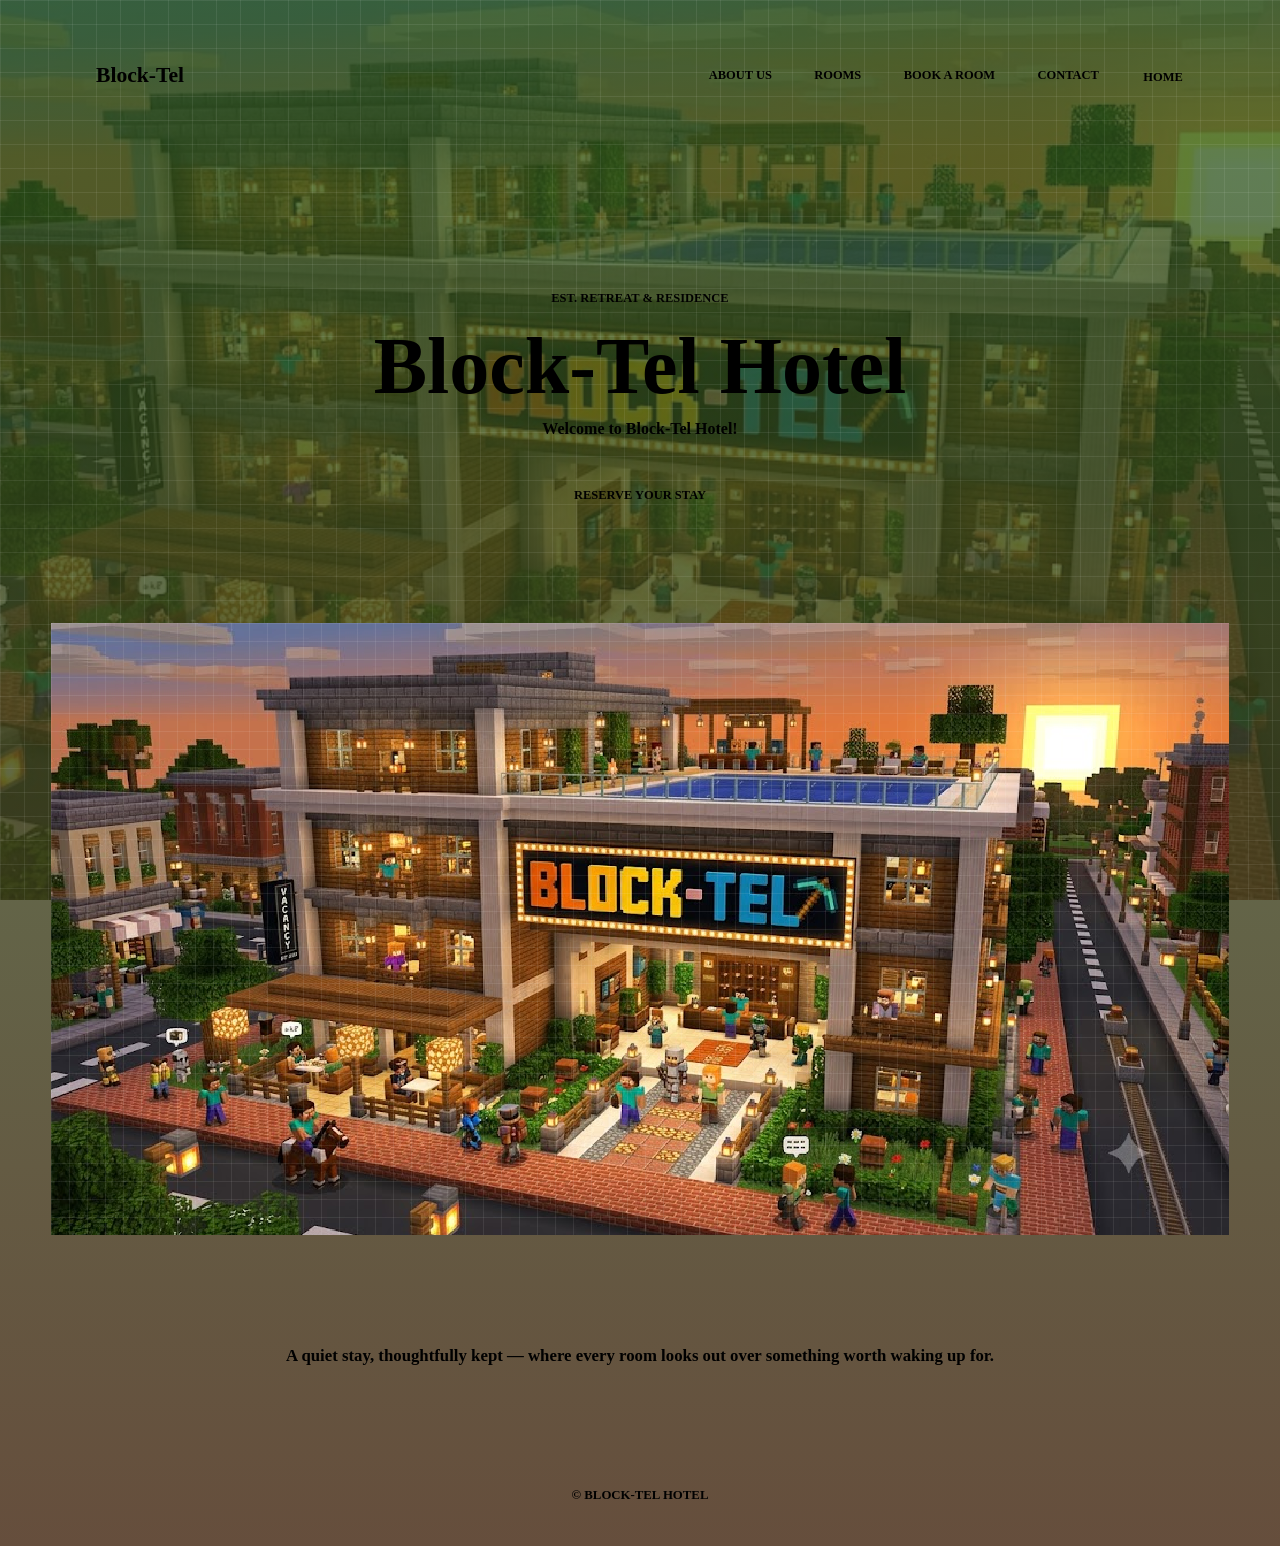
<file: Home_page/index.html>
<!DOCTYPE html>
<html lang="en">
<head>
    <meta charset="UTF-8">
    <meta name="viewport" content="width=device-width, initial-scale=1.0">
    <title>Block-Tel Hotel - Home Page</title>
    <link rel="preconnect" href="https://fonts.googleapis.com">
    <link rel="preconnect" href="https://fonts.gstatic.com" crossorigin>
    <link href="https://fonts.googleapis.com/css2?family=Cormorant+Garamond:wght@500;600;700&family=Jost:wght@300;400;500&display=swap" rel="stylesheet">
    <link rel="stylesheet" href="styles.css">

</head>
<body>

    <nav id="site-nav">
        <span class="nav-mark">Block&#8209;Tel</span>
        <ul class="nav-links">
            <li><a href="../about_us_page/about_us.html">About Us</a></li>
            <li><a href="../Room_page/room_page.html">Rooms</a></li>
            <li><a href="../book_room/book_room.html">Book a Room</a></li>
            <li><a href="../Contact_us_page/contact_form.html">Contact</a></li>
            <li><a href="../Home_page/index.html" aria-current="page">Home</a></li>
        </ul>
    </nav>

    <main>

        <header id="title-header">
            <p class="eyebrow">Est. Retreat &amp; Residence</p>
            <h1>Block-Tel Hotel</h1>
            <p class="tagline">Welcome to Block-Tel Hotel!</p>
            <a class="cta" href="#">Reserve Your Stay</a>
        </header>

        <section id="hero-photo" aria-label="Block-Tel Hotel"></section>

        <section class="welcome-strip">
            <p>A quiet stay, thoughtfully kept &mdash; where every room looks out over something worth waking up for.</p>
        </section>

    </main>

    <footer id="site-footer">
        <p>&copy; Block-Tel Hotel</p>
    </footer>

</body>
</html>
</file>
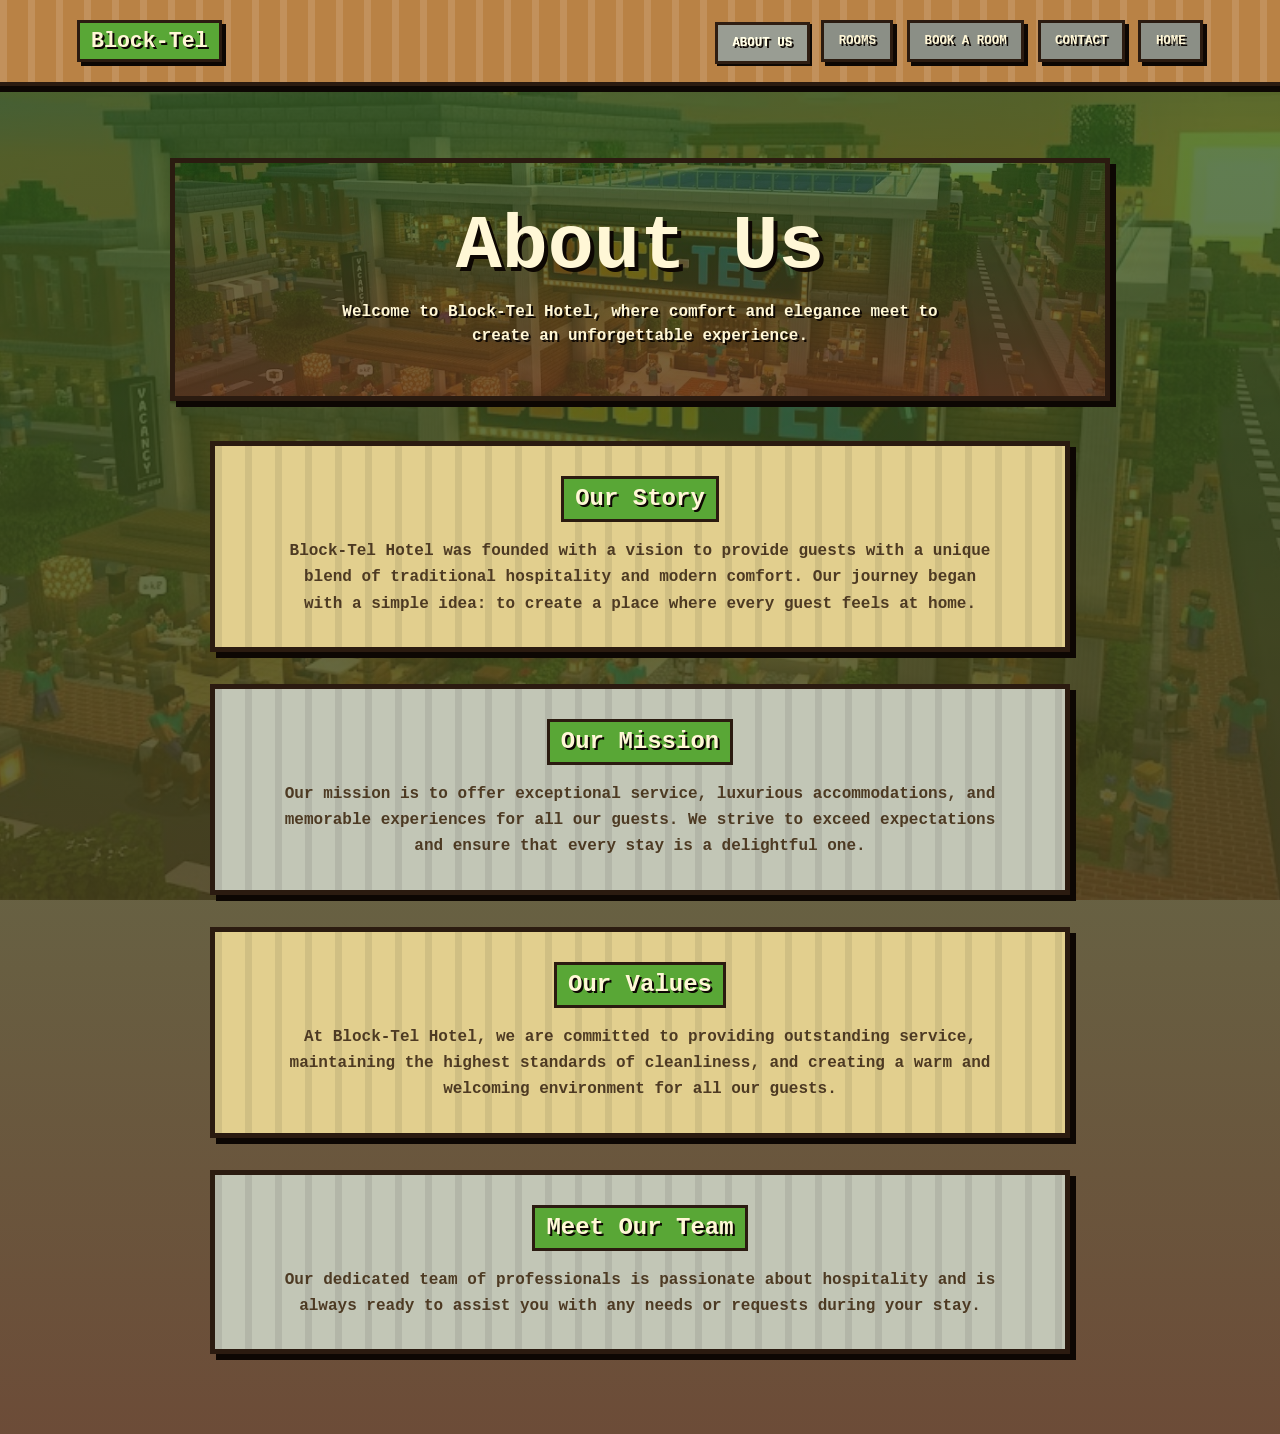
<file: about_us_page/about_us.html>
<!DOCTYPE html>
<html lang="en">
<head>
    <meta charset="UTF-8">
    <meta name="viewport" content="width=device-width, initial-scale=1.0">
    <title>Block-Tel Hotel - About Us</title>
    <link rel="preconnect" href="https://fonts.googleapis.com">
    <link rel="preconnect" href="https://fonts.gstatic.com" crossorigin>
    <link href="https://fonts.googleapis.com/css2?family=Cormorant+Garamond:wght@500;600;700&family=Jost:wght@300;400;500;600&display=swap" rel="stylesheet">
    <link rel="stylesheet" href="../global_css/global.css">
    <link rel="stylesheet" href="about_us.css">
</head>
<body>
      <nav id="site-nav">
                <span class="nav-mark">Block&#8209;Tel</span>
                <ul class="nav-links">
                    <li><a href="../about_us_page/about_us.html" aria-current="page">About us</a></li>
                    <li><a href="../Room_page/room_page.html">Rooms</a></li>
                    <li><a href="../book_room/book_room.html">Book a Room</a></li>
                    <li><a href="../Contact_us_page/contact_form.html">Contact</a></li>
                    <li><a href="../Home_page/index.html">Home</a></li>
                </ul>
            </nav>
    <main class="about-main">
        
        <header id="title-header">
            <section class="section-about-us reveal">
                <h1>About Us</h1>
                <p>Welcome to Block-Tel Hotel, where comfort and elegance meet to create an unforgettable experience.</p>
             </section>
        </header>
       
        <section class="section-about-us reveal">
            <h2>Our Story</h2>
            <p>Block-Tel Hotel was founded with a vision to provide guests with a unique blend of traditional hospitality and modern comfort. Our journey began with a simple idea: to create a place where every guest feels at home.</p>
        </section>

        <section class="section-about-us reveal">
            <h2>Our Mission</h2>
            <p>Our mission is to offer exceptional service, luxurious accommodations, and memorable experiences for all our guests. We strive to exceed expectations and ensure that every stay is a delightful one.</p>
        </section>

        <section class="section-about-us reveal">
            <h2>Our Values</h2>
            <p>At Block-Tel Hotel, we are committed to providing outstanding service, maintaining the highest standards of cleanliness, and creating a warm and welcoming environment for all our guests.</p>
        </section>

        <section class="section-about-us reveal">
            <h2>Meet Our Team</h2>
            <p>Our dedicated team of professionals is passionate about hospitality and is always ready to assist you with any needs or requests during your stay.</p>
        </section>
    </main>

    <script src="about_us.js"></script>
</body>
</html>
</file>
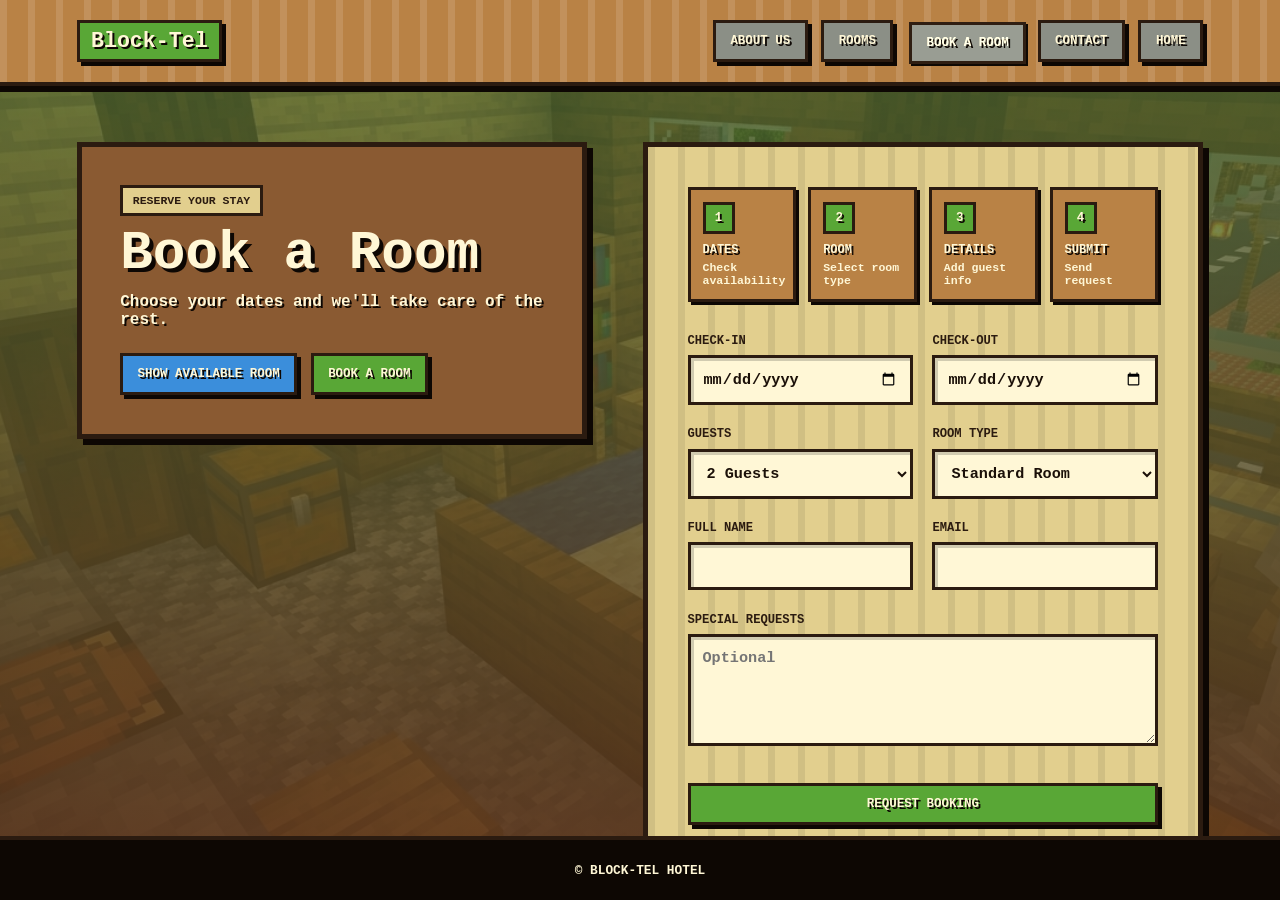
<file: book_room/book_room.html>
<!DOCTYPE html>
<html lang="en">
<head>
    <meta charset="UTF-8">
    <meta name="viewport" content="width=device-width, initial-scale=1.0">
    <title>Block-Tel Hotel - Book Room</title>
    <link rel="preconnect" href="https://fonts.googleapis.com">
    <link rel="preconnect" href="https://fonts.gstatic.com" crossorigin>
    <link href="https://fonts.googleapis.com/css2?family=Cormorant+Garamond:wght@500;600;700&family=Jost:wght@300;400;500;600&display=swap" rel="stylesheet">
     <link rel="stylesheet" href="../global_css/global.css">
     <link rel="stylesheet" href="book_room.css">
</head>
<body>

    <nav id="site-nav">
            <span class="nav-mark">Block&#8209;Tel</span>
            <ul class="nav-links">
                <li><a href="../about_us_page/about_us.html">About Us</a></li>
                <li><a href="../Room_page/room_page.html">Rooms</a></li>
                <li><a href="../book_room/book_room.html" aria-current="page">Book a Room</a></li>
                <li><a href="../Contact_us_page/contact_form.html">Contact</a></li>
                <li><a href="../Home_page/index.html">Home</a></li>
            </ul>
    </nav>

    <main>
        <header>
            <section id="book-room-header">
                <p class="eyebrow">Reserve Your Stay</p>
                <h1>Book a Room</h1>
                <p class="tagline">Choose your dates and we'll take care of the rest.</p>
                     
            <div class="cta-group">
                <a href="../Room_page/room_page.html" class="btn btn-secondary">Show available room</a>
                <a href="#booking-form" class="btn btn-primary">Book a room</a>
            </div>
            </section>
        </header>

 
        <section class="booking-panel" id="booking-form" aria-label="Booking request form">
            <ol class="booking-flow" aria-label="Booking flow">
                <li>
                    <span>1</span>
                    <strong>Dates</strong>
                    <small>Check availability</small>
                </li>
                <li>
                    <span>2</span>
                    <strong>Room</strong>
                    <small>Select room type</small>
                </li>
                <li>
                    <span>3</span>
                    <strong>Details</strong>
                    <small>Add guest info</small>
                </li>
                <li>
                    <span>4</span>
                    <strong>Submit</strong>
                    <small>Send request</small>
                </li>
            </ol>
            <form action="book_room.html" method="POST">
                <div class="field-row">
                    <div class="form-group">
                        <label for="checkin">Check-In</label>
                        <input type="date" id="checkin" name="checkin" required>
                    </div>
                    <div class="form-group">
                        <label for="checkout">Check-Out</label>
                        <input type="date" id="checkout" name="checkout" required>
                    </div>
                </div>
 
                <div class="field-row">
                    <div class="form-group">
                        <label for="guests">Guests</label>
                        <select id="guests" name="guests" required>
                            <option value="1">1 Guest</option>
                            <option value="2" selected>2 Guests</option>
                            <option value="3">3 Guests</option>
                            <option value="4">4 Guests</option>
                        </select>
                    </div>
                    <div class="form-group">
                        <label for="room-type">Room Type</label>
                        <select id="room-type" name="room-type" required>
                            <option value="standard">Standard Room</option>
                            <option value="deluxe">Deluxe Room</option>
                            <option value="suite">Suite</option>
                        </select>
                    </div>
                </div>
 
                <div class="field-row">
                    <div class="form-group">
                        <label for="name">Full Name</label>
                        <input type="text" id="name" name="name" autocomplete="name" required>
                    </div>
                    <div class="form-group">
                        <label for="email">Email</label>
                        <input type="email" id="email" name="email" autocomplete="email" required>
                    </div>
                </div>
 
                <div class="form-group form-group--full">
                    <label for="requests">Special Requests</label>
                    <textarea id="requests" name="requests" rows="4" placeholder="Optional"></textarea>
                </div>
 
                <button type="submit" id="submit-form">Request Booking</button>
            </form>
        </section>
    </main>

    <footer id="site-footer">
        <p>&copy; Block-Tel Hotel</p>
    </footer>
    <script src="book_room.js"></script>
</body>
</html>
</file>
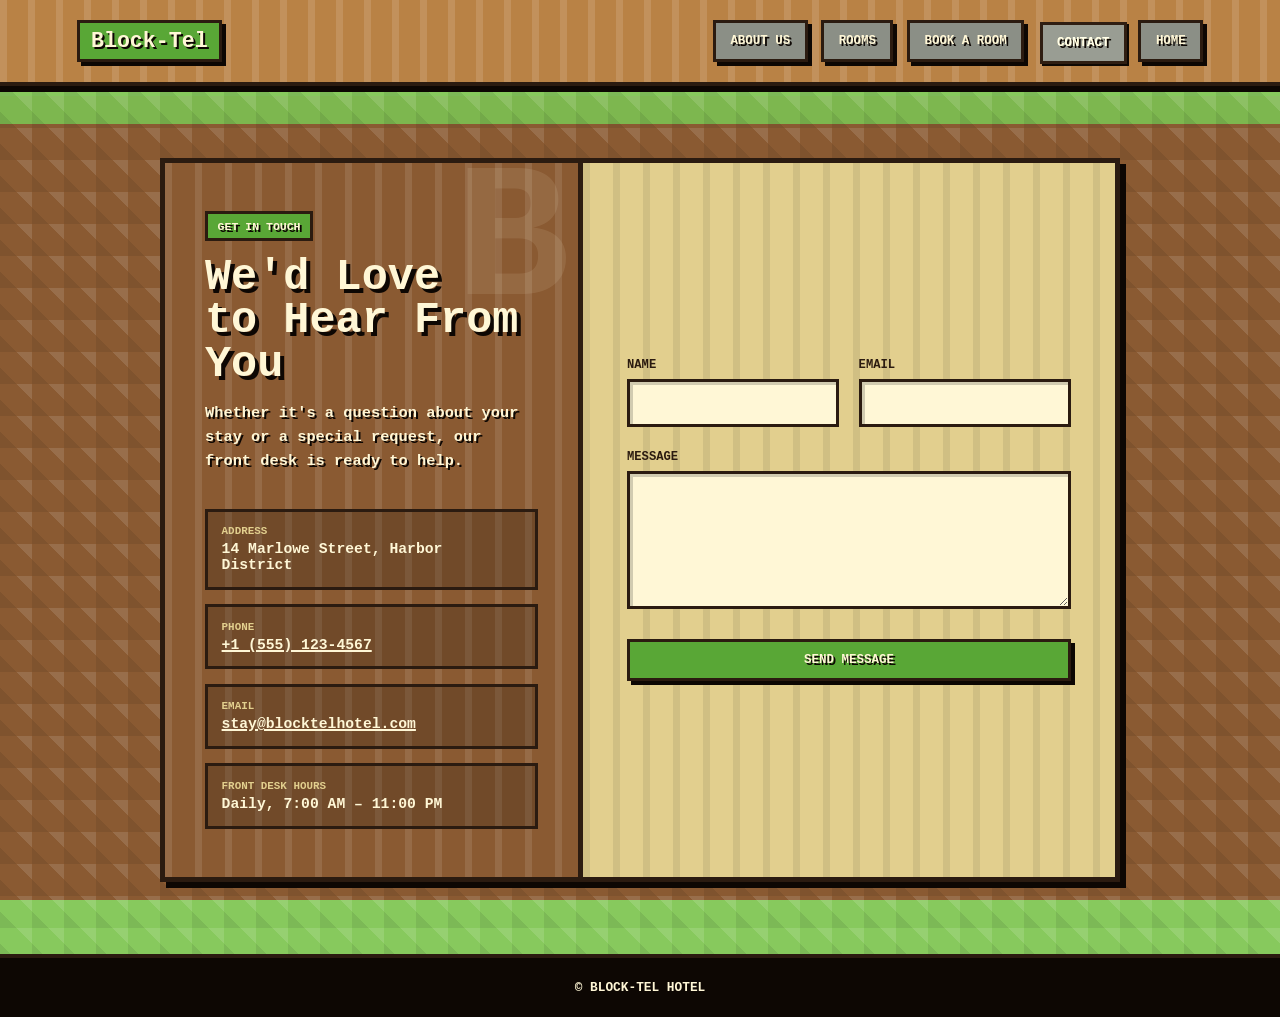
<file: Contact_us_page/contact_form.html>
<!DOCTYPE html>
<html lang="en">
<head>
    <meta charset="UTF-8">
    <meta name="viewport" content="width=device-width, initial-scale=1.0">
    <title>Block-Tel Hotel — Contact Us</title>
    <link rel="preconnect" href="https://fonts.googleapis.com">
    <link rel="preconnect" href="https://fonts.gstatic.com" crossorigin>
    <link href="https://fonts.googleapis.com/css2?family=Cormorant+Garamond:wght@500;600;700&family=Jost:wght@300;400;500;600&display=swap" rel="stylesheet">
    <link rel="stylesheet" href="contact_form.css">
    <link rel="stylesheet" href="../global_css/global.css">
</head>
<body>

    <nav id="site-nav">
        <span class="nav-mark">Block&#8209;Tel</span>
        <ul class="nav-links">
            <li><a href="../about_us_page/about_us.html">About Us</a></li>
            <li><a href="../Room_page/room_page.html">Rooms</a></li>
            <li><a href="../book_room/book_room.html">Book a Room</a></li>
            <li><a href="contact_form.html" aria-current="page">Contact</a></li>
            <li><a href="../Home_page/index.html">Home</a></li>
        </ul>
    </nav>

    <main>
        <div class="contact-card">

            <section class="contact-panel">
                <span class="monogram" aria-hidden="true">B</span>

                <p class="eyebrow">Get in Touch</p>
                <h1>We'd Love<br>to Hear From You</h1>
                <p class="panel-intro">Whether it's a question about your stay or a special request, our front desk is ready to help.</p>

                <dl class="contact-list">
                    <div class="contact-item">
                        <dt>Address</dt>
                        <dd>14 Marlowe Street, Harbor District</dd>
                    </div>
                    <div class="contact-item">
                        <dt>Phone</dt>
                        <dd><a href="tel:+15551234567">+1 (555) 123-4567</a></dd>
                    </div>
                    <div class="contact-item">
                        <dt>Email</dt>
                        <dd><a href="mailto:stay@blocktelhotel.com">stay@blocktelhotel.com</a></dd>
                    </div>
                    <div class="contact-item">
                        <dt>Front Desk Hours</dt>
                        <dd>Daily, 7:00&nbsp;AM&nbsp;&ndash;&nbsp;11:00&nbsp;PM</dd>
                    </div>
                </dl>
            </section>

            <section class="form-panel">
                <form action="contact_form.html" method="POST" novalidate>
                    <div class="field-row">
                        <div class="form-group">
                            <label for="name">Name</label>
                            <input type="text" id="name" name="name" autocomplete="name" required>
                        </div>

                        <div class="form-group">
                            <label for="email">Email</label>
                            <input type="email" id="email" name="email" autocomplete="email" required>
                        </div>
                    </div>

                    <div class="form-group form-group--full">
                        <label for="message">Message</label>
                        <textarea id="message" name="message" rows="6" required></textarea>
                    </div>

                    <button type="submit">Send Message</button>
                </form>
            </section>

        </div>
    </main>

    <footer id="site-footer">
        <p>&copy; Block-Tel Hotel</p>
    </footer>

</body>
</html>
</file>
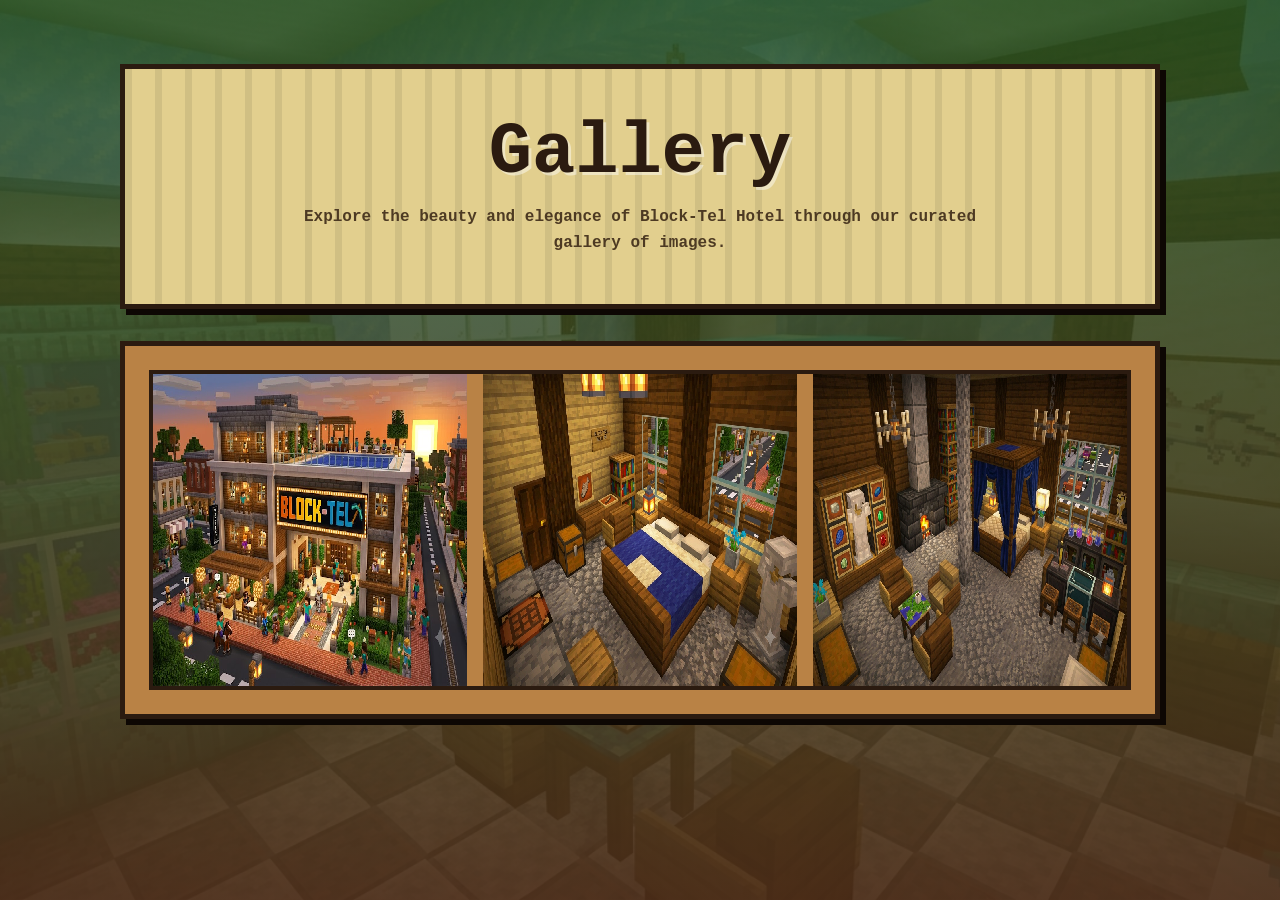
<file: Gallery/gallery.html>
<!DOCTYPE html>
<html lang="en">
<head>
    <meta charset="UTF-8">
    <meta name="viewport" content="width=device-width, initial-scale=1.0">
    <title>Block-Tel Hotel - Gallery</title>
     <link rel="stylesheet" href="../global_css/global.css">
     <link rel="stylesheet" href="gallery.css">
</head>
<body>
    <main>
        <header id="gallery-header">
            <h1>Gallery</h1>
            <p>Explore the beauty and elegance of Block-Tel Hotel through our curated gallery of images.</p>
        </header>
        
        <article id="gallery-article">
            <section class="gallery-section">
                
            </section>
        </article>
    </main>
</body>
</html>
</file>
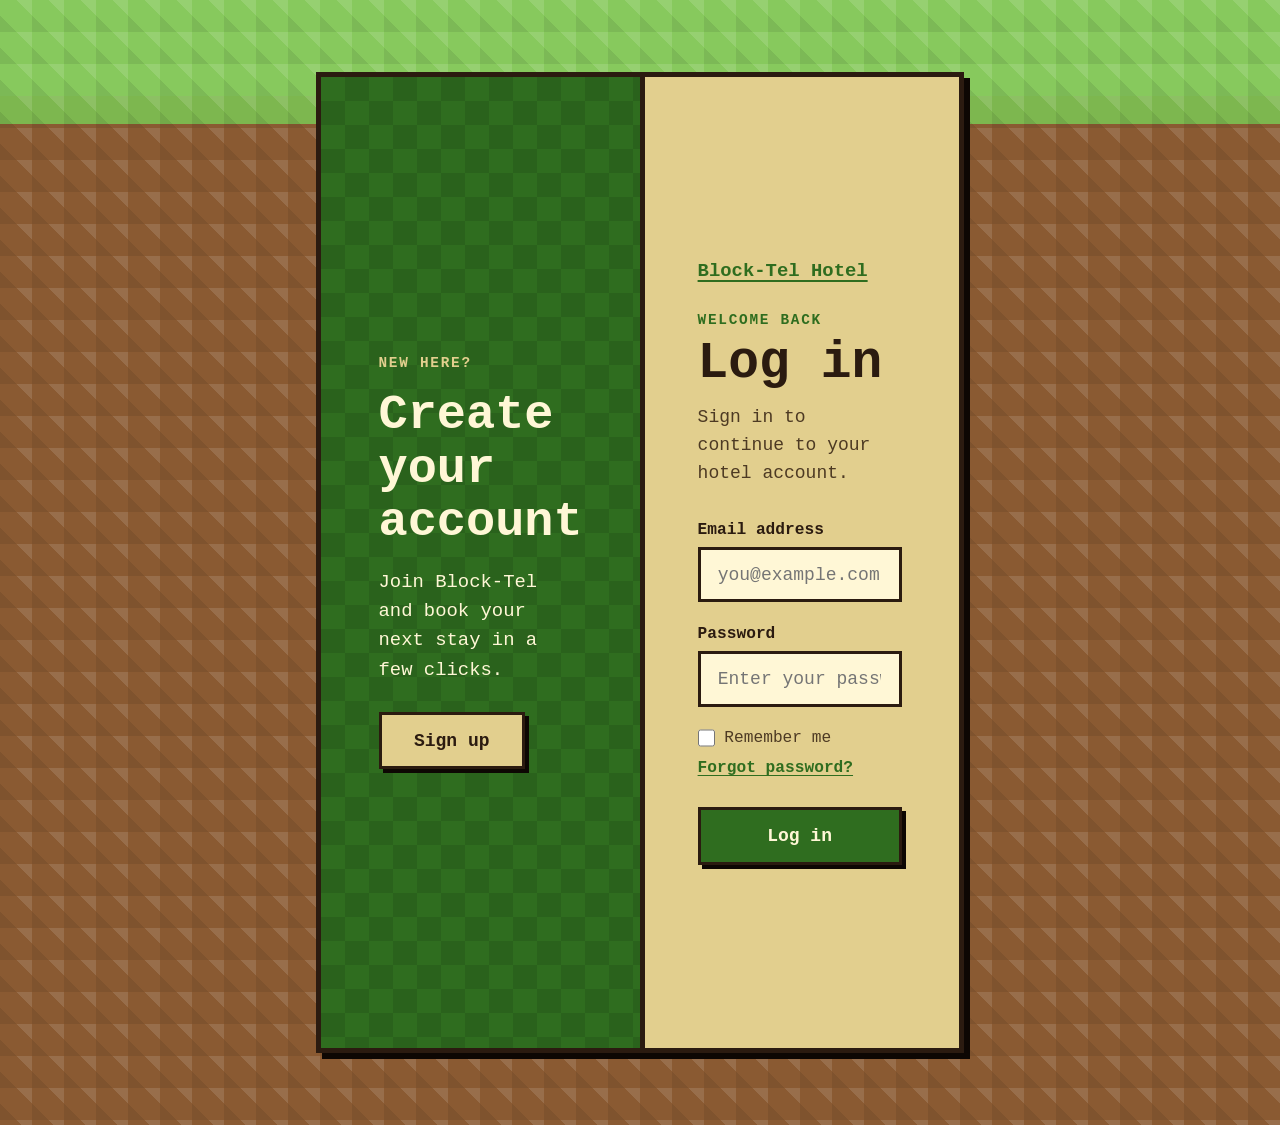
<file: login&signup/login.html>
<!DOCTYPE html>
<html lang="en">
<head>
    <meta charset="UTF-8">
    <meta name="viewport" content="width=device-width, initial-scale=1.0">
    <meta name="description" content="Log in to or create your Block-Tel Hotel account.">
    <title>Log In | Block-Tel Hotel</title>
    <link rel="stylesheet" href="../global_css/global.css">
    <link rel="stylesheet" href="login.css">
</head>
<body>
    <!-- data-mode is "login" or "register". auth.js changes it and the CSS does the sliding. -->
    <main class="auth-page" data-mode="login">
        <div class="auth-card">

            <!-- LEFT HALF: register -->
            <section class="auth-panel auth-panel--register" id="register-panel" aria-labelledby="signup-title">
                <a class="auth-brand" href="../Home_page/index.php" aria-label="Block-Tel Hotel home">Block-Tel Hotel</a>
                <p class="auth-eyebrow">Join us</p>
                <h1 class="auth-title" id="signup-title" tabindex="-1">Create an account</h1>
                <p class="auth-description">Sign up to make your next stay a little easier.</p>

                <form class="auth-form" action="#" method="post">
                    <div class="auth-field">
                        <label for="signup-name">Full name</label>
                        <input type="text" id="signup-name" name="full_name" autocomplete="name" placeholder="Your name" required>
                    </div>

                    <div class="auth-field">
                        <label for="signup-email">Email address</label>
                        <input type="email" id="signup-email" name="email" autocomplete="email" placeholder="you@example.com" required>
                    </div>

                    <div class="auth-field">
                        <label for="signup-password">Password</label>
                        <input type="password" id="signup-password" name="password" autocomplete="new-password" minlength="8" placeholder="At least 8 characters" required>
                    </div>

                    <div class="auth-field">
                        <label for="signup-confirm-password">Confirm password</label>
                        <input type="password" id="signup-confirm-password" name="confirm_password" autocomplete="new-password" minlength="8" placeholder="Re-enter your password" required>
                    </div>

                    <button class="auth-submit" type="submit">Create account</button>
                </form>

                <!-- Only visible on phones, where the sliding overlay is hidden -->
                <p class="auth-switch auth-mobile-switch">Already have an account? <a class="auth-link" href="#login" data-switch="login">Log in</a></p>
            </section>

            <!-- RIGHT HALF: login -->
            <section class="auth-panel auth-panel--login" id="login-panel" aria-labelledby="login-title">
                <a class="auth-brand" href="../Home_page/index.php" aria-label="Block-Tel Hotel home">Block-Tel Hotel</a>
                <p class="auth-eyebrow">Welcome back</p>
                <h1 class="auth-title" id="login-title" tabindex="-1">Log in</h1>
                <p class="auth-description">Sign in to continue to your hotel account.</p>

                <form class="auth-form" action="#" method="post">
                    <div class="auth-field">
                        <label for="login-email">Email address</label>
                        <input type="email" id="login-email" name="email" autocomplete="email" placeholder="you@example.com" required>
                    </div>

                    <div class="auth-field">
                        <label for="login-password">Password</label>
                        <input type="password" id="login-password" name="password" autocomplete="current-password" placeholder="Enter your password" required>
                    </div>

                    <div class="auth-options">
                        <label class="auth-checkbox" for="remember-me">
                            <input type="checkbox" id="remember-me" name="remember">
                            <span>Remember me</span>
                        </label>
                        <a class="auth-link" href="#">Forgot password?</a>
                    </div>

                    <button class="auth-submit" type="submit">Log in</button>
                </form>

                <!-- Only visible on phones -->
                <p class="auth-switch auth-mobile-switch">New to Block-Tel? <a class="auth-link" href="#register" data-switch="register">Create an account</a></p>
            </section>

            <!-- The sliding panel (desktop). It covers whichever form is NOT active. -->
            <div class="auth-overlay">
                <div class="auth-overlay-copy auth-overlay-copy--to-register">
                    <p class="auth-eyebrow">New here?</p>
                    <h2 class="auth-overlay-title">Create your account</h2>
                    <p class="auth-overlay-text">Join Block-Tel and book your next stay in a few clicks.</p>
                    <button class="auth-overlay-btn" type="button" data-switch="register">Sign up</button>
                </div>

                <div class="auth-overlay-copy auth-overlay-copy--to-login">
                    <p class="auth-eyebrow">Already a member?</p>
                    <h2 class="auth-overlay-title">Welcome back</h2>
                    <p class="auth-overlay-text">Log in to see your bookings and pick up where you left off.</p>
                    <button class="auth-overlay-btn" type="button" data-switch="login">Log in</button>
                </div>
            </div>

        </div>
    </main>

    <script src="login.js"></script>
</body>
</html>
</file>
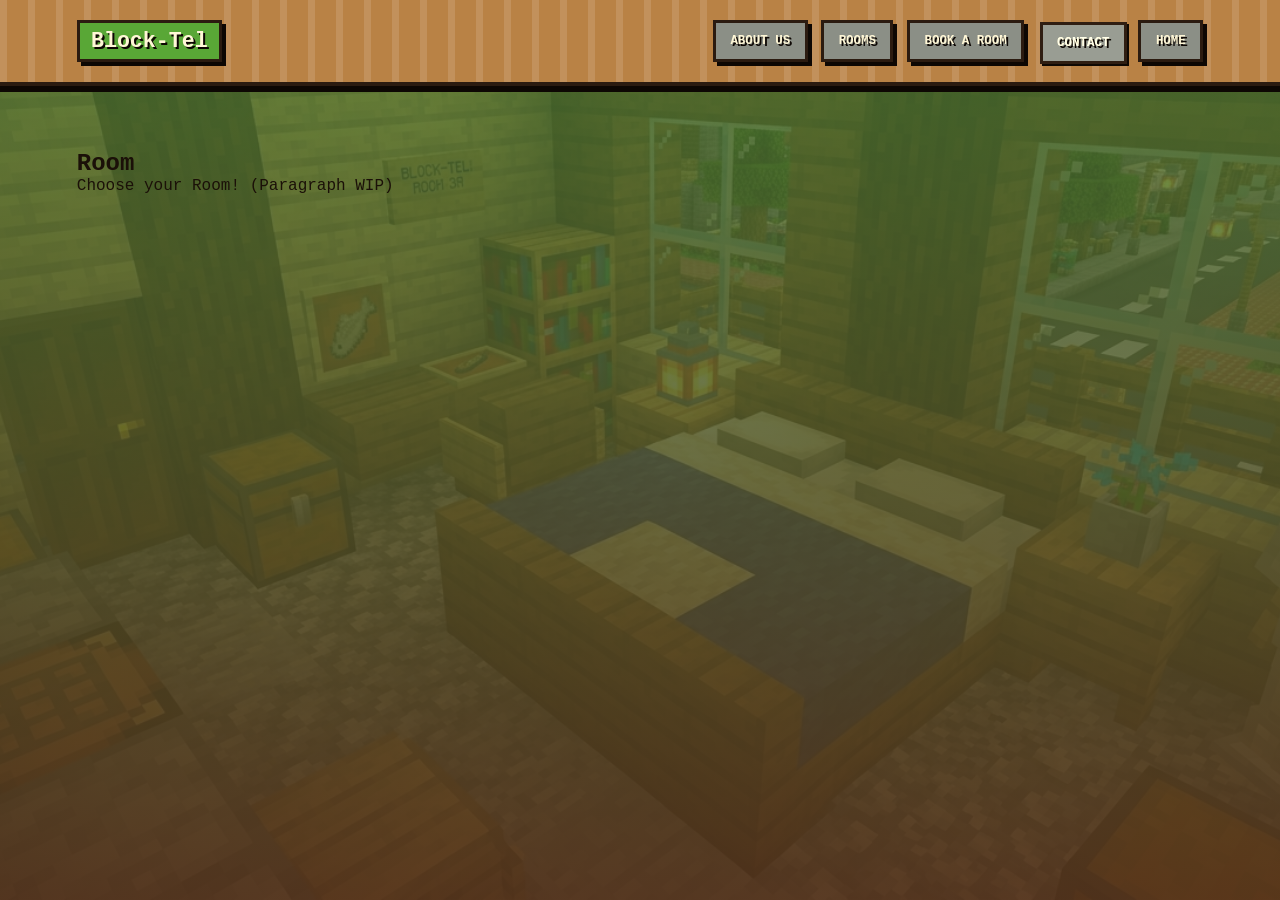
<file: Room_page/room_page.html>
<!DOCTYPE html>
<html lang="en">
<head>
    <meta charset="UTF-8">
    <meta name="viewport" content="width=device-width, initial-scale=1.0">
    <title>Block-Tel Hotel - Rooms</title>
    <link rel="stylesheet" href="../global_css/global.css">
    <link rel="stylesheet" href="room_page.css">
</head>
<body>

    <nav id="site-nav">
        <span class="nav-mark">Block&#8209;Tel</span>
        <ul class="nav-links">
            <li><a href="../about_us_page/about_us.html">About Us</a></li>
            <li><a href="../Room_page/room_page.html">Rooms</a></li>
            <li><a href="../book_room/book_room.html">Book a Room</a></li>
            <li><a href="contact_form.html" aria-current="page">Contact</a></li>
            <li><a href="../Home_page/index.html">Home</a></li>
        </ul>
    </nav>
    
    <main>
        <header>
            <section id="section-header">
                <h1>Room</h1>
                <p>Choose your Room! (Paragraph WIP)</p>
            </section>
        </header>
    </main>
</body>
</html>
</file>
<file: Home_page/styles.css>
body {
    background:
        linear-gradient(rgba(40, 88, 29, 0.74), rgba(72, 44, 23, 0.84)),
        url("../images/Block-Tel-Hotel.jpg") center 40% / cover fixed;
}

body::before {
    content: "";
    position: fixed;
    inset: 0;
    z-index: -1;
    background:
        linear-gradient(90deg, rgba(255, 255, 255, 0.08) 1px, transparent 1px) 0 0 / 24px 24px,
        linear-gradient(rgba(255, 255, 255, 0.08) 1px, transparent 1px) 0 0 / 24px 24px;
    pointer-events: none;
}

#site-nav {
    position: relative;
    z-index: 10;
    display: flex;
    align-items: center;
    justify-content: space-between;
    gap: 1rem;
    flex-wrap: wrap;
    padding: 20px 6vw;
    background:
        linear-gradient(90deg, rgba(255, 255, 255, 0.12) 25%, transparent 25%) 0 0 / 28px 28px,
        var(--wood);
    border: 4px solid var(--outline);
    border-width: 0 0 4px;
    box-shadow: 0 6px 0 var(--shadow);
}

.nav-mark {
    padding: 0.35rem 0.7rem;
    background: var(--grass);
    border: 3px solid var(--outline);
    box-shadow: var(--small-shadow);
    color: var(--white);
    font-size: 1.35rem;
    font-weight: 900;
    text-shadow: 2px 2px 0 var(--shadow);
    white-space: nowrap;
}

.nav-links {
    display: flex;
    gap: 0.85rem;
    flex-wrap: wrap;
    justify-content: flex-end;
    list-style: none;
}

.nav-links a,
.cta {
    display: inline-flex;
    align-items: center;
    justify-content: center;
    min-height: 42px;
    padding: 0.68rem 0.9rem;
    color: var(--white);
    background: var(--stone);
    border: 3px solid var(--outline);
    box-shadow: var(--small-shadow);
    text-decoration: none;
    font-size: 0.78rem;
    font-weight: 900;
    letter-spacing: 0;
    text-transform: uppercase;
    text-shadow: 2px 2px 0 var(--shadow);
    transition: transform 120ms ease, filter 120ms ease;
}

.nav-links a:hover,
.nav-links a:focus-visible,
.nav-links a[aria-current="page"],
.cta:hover,
.cta:focus-visible {
    transform: translate(2px, 2px);
    box-shadow: 2px 2px 0 var(--shadow);
    filter: brightness(1.1);
    outline: none;
}

main {
    display: block;
    padding: 0;
}

#title-header {
    width: min(92vw, 980px);
    margin: 4rem auto 2rem;
    padding: clamp(2rem, 5vw, 4rem);
    text-align: center;
    background:
        linear-gradient(90deg, rgba(255, 255, 255, 0.12) 25%, transparent 25%) 0 0 / 32px 32px,
        var(--dirt);
    border: 5px solid var(--outline);
    box-shadow: var(--block-shadow);
}

.eyebrow {
    display: inline-block;
    margin-bottom: 1rem;
    padding: 0.4rem 0.65rem;
    background: var(--sand);
    border: 3px solid var(--outline);
    color: var(--outline);
    font-size: 0.78rem;
    font-weight: 900;
    text-transform: uppercase;
}

#title-header h1 {
    max-width: 820px;
    margin: 0 auto;
    color: var(--white);
    font-size: clamp(2.4rem, 8vw, 5rem);
    font-weight: 900;
    line-height: 0.95;
    text-shadow: 4px 4px 0 var(--shadow);
}

.tagline {
    max-width: 620px;
    margin: 1rem auto 0;
    color: var(--white);
    font-size: 1rem;
    font-weight: 700;
    text-shadow: 2px 2px 0 var(--shadow);
}

.cta {
    margin-top: 1.6rem;
    background: var(--grass);
}

#hero-photo {
    position: relative;
    width: min(92vw, 1180px);
    height: min(68vh, 620px);
    min-height: 360px;
    margin: 0 auto 2.5rem;
    background-image: url("../images/Block-Tel-Hotel.jpg");
    background-size: cover;
    background-repeat: no-repeat;
    background-position: center 40%;
    border: 5px solid var(--outline);
    box-shadow: var(--block-shadow);
    image-rendering: pixelated;
}

#hero-photo::after {
    content: "";
    position: absolute;
    inset: 0;
    background:
        linear-gradient(90deg, rgba(255, 255, 255, 0.08) 1px, transparent 1px) 0 0 / 18px 18px,
        linear-gradient(rgba(255, 255, 255, 0.08) 1px, transparent 1px) 0 0 / 18px 18px;
    pointer-events: none;
}

.welcome-strip {
    margin-top: 0;
    padding: 3rem 6vw 4rem;
    text-align: center;
    background:
        linear-gradient(90deg, rgba(0, 0, 0, 0.1) 25%, transparent 25%) 0 0 / 36px 36px,
        var(--grass-dark);
    border-top: 5px solid var(--outline);
}

.welcome-strip p {
    max-width: 720px;
    margin: 0 auto;
    padding: 1.25rem;
    color: var(--white);
    background: var(--wood);
    border: 4px solid var(--outline);
    box-shadow: var(--small-shadow);
    font-size: 1.05rem;
    font-weight: 900;
    line-height: 1.5;
    text-shadow: 2px 2px 0 var(--shadow);
}

#site-footer {
    padding: 1.4rem;
    text-align: center;
    background: var(--shadow);
    color: var(--white);
    border-top: 4px solid var(--outline);
    font-size: 0.8rem;
    font-weight: 900;
    text-transform: uppercase;
}

@media (max-width: 640px) {
    #site-nav {
        justify-content: center;
        padding: 16px 5vw;
    }

    .nav-mark {
        width: 100%;
        text-align: center;
    }

    .nav-links {
        justify-content: center;
        gap: 0.65rem;
    }

    .nav-links a {
        min-height: 38px;
        font-size: 0.68rem;
    }

    #title-header {
        margin-top: 2rem;
        padding: 1.6rem;
    }

    #hero-photo {
        min-height: 280px;
        height: 48vh;
    }
}
</file>
<file: global_css/global.css>
:root {
    --ink: #1b1008;
    --shadow: #0d0703;
    --outline: #2b1b10;
    --grass: #59a736;
    --grass-dark: #2f6d1f;
    --leaf: #73bf45;
    --dirt: #8a5a32;
    --dirt-dark: #5d351d;
    --wood: #b98245;
    --wood-dark: #6a3b1f;
    --stone: #8b8f86;
    --stone-light: #c2c6b6;
    --sand: #e2cf8e;
    --cream: #f7e9b3;
    --white: #fff7d6;
    --muted: #4d3a23;
    --water: #3b8edb;
    --redstone: #b6352e;
    --diamond: #65d6d2;
    --block-shadow: 6px 6px 0 var(--shadow);
    --small-shadow: 4px 4px 0 var(--shadow);
}

* {
    padding: 0;
    margin: 0;
    box-sizing: border-box;
}

body {
    display: flex;
    flex-direction: column;
    min-height: 100vh;
    background:
        linear-gradient(45deg, rgba(0, 0, 0, 0.08) 25%, transparent 25%) 0 0 / 32px 32px,
        linear-gradient(45deg, transparent 75%, rgba(255, 255, 255, 0.12) 75%) 0 0 / 32px 32px,
        linear-gradient(180deg, #87c95d 0 96px, #7db74f 96px 124px, var(--dirt) 124px 100%);
    font-family: "Courier New", Consolas, monospace;
    color: var(--ink);
    text-rendering: optimizeSpeed;
}

main {
    flex: 1;
    display: flex;
    align-items: center;
    justify-content: center;
    padding: 4.5rem 6vw;
}

img {
    image-rendering: pixelated;
}

button,
input,
select,
textarea {
    font: inherit;
}

::selection {
    background: var(--diamond);
    color: var(--shadow);
}
</file>
<file: about_us_page/about_us.css>
body {
    background:
        linear-gradient(rgba(45, 93, 31, 0.76), rgba(88, 51, 28, 0.88)),
        url("../images/Block-Tel-Hotel.jpg") center 42% / cover fixed;
}

#site-nav {
    position: relative;
    z-index: 10;
    display: flex;
    align-items: center;
    justify-content: space-between;
    gap: 1rem;
    flex-wrap: wrap;
    padding: 20px 6vw;
    background:
        linear-gradient(90deg, rgba(255, 255, 255, 0.12) 25%, transparent 25%) 0 0 / 28px 28px,
        var(--wood);
    border-bottom: 4px solid var(--outline);
    box-shadow: 0 6px 0 var(--shadow);
}

.about-main {
    display: flex;
    flex-direction: column;
    align-items: center;
    justify-content: flex-start;
    gap: 1.5rem;
    padding: 4.5rem 6vw 5rem;
}

.nav-mark {
    padding: 0.35rem 0.7rem;
    background: var(--grass);
    border: 3px solid var(--outline);
    box-shadow: var(--small-shadow);
    color: var(--white);
    font-size: 1.35rem;
    font-weight: 900;
    text-shadow: 2px 2px 0 var(--shadow);
}

.nav-links {
    display: flex;
    gap: 0.85rem;
    flex-wrap: wrap;
    list-style: none;
}

.nav-links a {
    display: inline-flex;
    align-items: center;
    justify-content: center;
    min-height: 42px;
    padding: 0.68rem 0.9rem;
    background: var(--stone);
    border: 3px solid var(--outline);
    box-shadow: var(--small-shadow);
    color: var(--white);
    font-size: 0.78rem;
    font-weight: 900;
    text-decoration: none;
    text-transform: uppercase;
    text-shadow: 2px 2px 0 var(--shadow);
    transition: transform 120ms ease, filter 120ms ease;
}

.nav-links a:hover,
.nav-links a:focus-visible,
.nav-links a[aria-current="page"] {
    transform: translate(2px, 2px);
    box-shadow: 2px 2px 0 var(--shadow);
    filter: brightness(1.1);
    outline: none;
}

#title-header {
    width: min(100%, 940px);
    margin-bottom: 1rem;
    text-align: center;
}

.section-about-us {
    width: min(100%, 860px);
    padding: 30px;
    text-align: center;
    background:
        linear-gradient(90deg, rgba(0, 0, 0, 0.08) 25%, transparent 25%) 0 0 / 30px 30px,
        var(--sand);
    border: 5px solid var(--outline);
    box-shadow: var(--block-shadow);
    transition: transform 160ms ease;
}

#title-header .section-about-us {
    width: 100%;
    padding: 48px 32px;
    background:
        linear-gradient(rgba(35, 82, 25, 0.7), rgba(91, 55, 28, 0.82)),
        url("../images/Block-Tel-Hotel.jpg") center 45% / cover;
    color: var(--white);
}

#title-header h1 {
    margin-bottom: 1rem;
    font-size: clamp(2.6rem, 7vw, 4.8rem);
    line-height: 0.95;
    text-shadow: 4px 4px 0 var(--shadow);
}

#title-header p {
    max-width: 660px;
    margin: 0 auto;
    color: var(--white);
    font-size: 1rem;
    font-weight: 900;
    line-height: 1.5;
    text-shadow: 2px 2px 0 var(--shadow);
}

.about-main > .section-about-us:nth-of-type(even) {
    background-color: var(--stone-light);
}

.about-main > .section-about-us:nth-of-type(odd) {
    background-color: var(--sand);
}

.section-about-us:hover,
.reveal.is-visible:hover {
    transform: translateY(-5px);
}

.reveal {
    opacity: 0;
    transform: translateY(24px);
    transition: opacity 0.45s ease, transform 0.45s ease;
}

.reveal.is-visible {
    opacity: 1;
    transform: translateY(0);
}

.section-about-us h2 {
    display: inline-block;
    margin-bottom: 1rem;
    padding: 0.4rem 0.7rem;
    background: var(--grass);
    border: 3px solid var(--outline);
    color: var(--white);
    font-size: 1.5rem;
    text-align: center;
    text-shadow: 2px 2px 0 var(--shadow);
}

.section-about-us p {
    max-width: 720px;
    margin: 0 auto;
    color: var(--muted);
    font-size: 1rem;
    font-weight: 700;
    line-height: 1.65;
}

.section-about-us + .section-about-us {
    margin-top: 0.5rem;
}

@media (max-width: 720px) {
    body {
        background-attachment: scroll;
    }

    #site-nav {
        flex-direction: column;
        gap: 1rem;
        padding: 16px 5vw;
    }

    .nav-mark {
        width: 100%;
        text-align: center;
    }

    .nav-links {
        justify-content: center;
        gap: 0.65rem;
    }

    .nav-links a {
        min-height: 38px;
        font-size: 0.68rem;
    }

    .about-main {
        padding: 3rem 5vw 4rem;
    }

    #title-header .section-about-us,
    .section-about-us {
        padding: 26px 20px;
    }
}
</file>
<file: book_room/book_room.css>
html,
body {
    height: 100%;
}

html {
    scroll-behavior: smooth;
}

body {
    background:
        linear-gradient(rgba(75, 113, 55, 0.72), rgba(93, 53, 29, 0.88)),
        url("../images/Block-Tel-Hotel-Room.png") center / cover fixed;
}

#site-nav {
    position: relative;
    z-index: 10;
    display: flex;
    align-items: center;
    justify-content: space-between;
    gap: 1rem;
    flex-wrap: wrap;
    padding: 20px 6vw;
    background:
        linear-gradient(90deg, rgba(255, 255, 255, 0.12) 25%, transparent 25%) 0 0 / 28px 28px,
        var(--wood);
    border-bottom: 4px solid var(--outline);
    box-shadow: 0 6px 0 var(--shadow);
}

.nav-mark {
    padding: 0.35rem 0.7rem;
    background: var(--grass);
    border: 3px solid var(--outline);
    box-shadow: var(--small-shadow);
    color: var(--white);
    font-size: 1.35rem;
    font-weight: 900;
    text-shadow: 2px 2px 0 var(--shadow);
}

.nav-links {
    display: flex;
    gap: 0.85rem;
    flex-wrap: wrap;
    justify-content: flex-end;
    list-style: none;
}

.nav-links a,
.btn,
button[type="submit"] {
    display: inline-flex;
    align-items: center;
    justify-content: center;
    min-height: 42px;
    padding: 0.68rem 0.9rem;
    background: var(--stone);
    border: 3px solid var(--outline);
    box-shadow: var(--small-shadow);
    color: var(--white);
    font-size: 0.78rem;
    font-weight: 900;
    text-decoration: none;
    text-transform: uppercase;
    text-shadow: 2px 2px 0 var(--shadow);
    cursor: pointer;
    transition: transform 120ms ease, filter 120ms ease;
}

.nav-links a:hover,
.nav-links a:focus-visible,
.nav-links a[aria-current="page"],
.btn:hover,
.btn:focus-visible,
button[type="submit"]:hover,
button[type="submit"]:focus-visible {
    transform: translate(2px, 2px);
    box-shadow: 2px 2px 0 var(--shadow);
    filter: brightness(1.1);
    outline: none;
}

.btn-primary,
button[type="submit"] {
    background: var(--grass);
}

.btn-secondary {
    background: var(--water);
}

.cta-group {
    display: flex;
    justify-content: center;
    gap: 0.85rem;
    margin-top: 1.5rem;
    flex-wrap: wrap;
}

main {
    flex: 1;
    display: block;
    position: relative;
    padding: 3.5rem 6vw 4.5rem;
    overflow: hidden;
}

#book-room-header {
    max-width: 660px;
    margin: 0 auto 2.5rem;
    padding: clamp(1.4rem, 3vw, 2.5rem);
    text-align: center;
    background: var(--dirt);
    border: 5px solid var(--outline);
    box-shadow: var(--block-shadow);
}

/* ---------------------------------------------------------------- */
/* Bootstrap carousel — replaces the old #book-room-header::before  */
/* static image with a real slideshow, same size/border as before   */
/* ---------------------------------------------------------------- */

.header-carousel {
    position: relative;
    overflow: hidden;
    height: clamp(190px, 26vw, 280px);
    margin-bottom: 1.2rem;
    border: 4px solid var(--outline);
}

.header-carousel .carousel,
.header-carousel .carousel-inner,
.header-carousel .carousel-item {
    height: 100%;
}

.header-carousel .carousel-item img {
    width: 100%;
    height: 100%;
    object-fit: cover;
    image-rendering: pixelated;
}

.header-carousel .carousel-control-prev,
.header-carousel .carousel-control-next {
    width: 12%;
    opacity: 0;
    transition: opacity 150ms ease;
}

.header-carousel:hover .carousel-control-prev,
.header-carousel:hover .carousel-control-next,
.header-carousel:focus-within .carousel-control-prev,
.header-carousel:focus-within .carousel-control-next {
    opacity: 1;
}

.header-carousel .carousel-control-prev-icon,
.header-carousel .carousel-control-next-icon {
    width: 1.9rem;
    height: 1.9rem;
    background-color: var(--grass);
    border: 3px solid var(--outline);
    box-shadow: var(--small-shadow);
    padding: 0.35rem;
}

.header-carousel .carousel-indicators {
    margin-bottom: 0.5rem;
}

.header-carousel .carousel-indicators [data-bs-target] {
    width: 10px;
    height: 10px;
    border: 2px solid var(--outline);
    border-radius: 0;
    background-color: var(--sand);
    opacity: 1;
}

.header-carousel .carousel-indicators .active {
    background-color: var(--grass);
}

#book-room-header .eyebrow {
    display: inline-block;
    margin-bottom: 0.7rem;
    padding: 0.35rem 0.6rem;
    background: var(--sand);
    border: 3px solid var(--outline);
    color: var(--outline);
    font-size: 0.72rem;
    font-weight: 900;
    text-transform: uppercase;
}

#book-room-header h1 {
    color: var(--white);
    font-size: clamp(2.2rem, 5vw, 3.4rem);
    line-height: 1;
    text-shadow: 4px 4px 0 var(--shadow);
}

#book-room-header .tagline {
    margin-top: 0.75rem;
    color: var(--white);
    font-size: 1rem;
    font-weight: 700;
    text-shadow: 2px 2px 0 var(--shadow);
}

.booking-panel {
    position: relative;
    max-width: 680px;
    margin: 0 auto;
    padding: clamp(1.4rem, 4vw, 2.5rem);
    background:
        linear-gradient(90deg, rgba(0, 0, 0, 0.08) 25%, transparent 25%) 0 0 / 30px 30px,
        var(--sand);
    border: 5px solid var(--outline);
    box-shadow: var(--block-shadow);
}

.booking-flow {
    display: grid;
    grid-template-columns: repeat(4, minmax(0, 1fr));
    gap: 0.75rem;
    margin-bottom: 2rem;
    padding: 0;
    list-style: none;
}

.booking-flow li {
    min-width: 0;
    padding: 0.75rem;
    background: var(--wood);
    border: 3px solid var(--outline);
    color: var(--white);
    box-shadow: 3px 3px 0 var(--shadow);
}

.booking-flow span {
    display: inline-grid;
    place-items: center;
    width: 2rem;
    height: 2rem;
    margin-bottom: 0.55rem;
    background: var(--grass);
    border: 3px solid var(--outline);
    color: var(--white);
    font-size: 0.78rem;
    font-weight: 900;
    text-shadow: 2px 2px 0 var(--shadow);
}

.booking-flow strong,
.booking-flow small {
    display: block;
}

.booking-flow strong {
    font-size: 0.75rem;
    text-transform: uppercase;
    text-shadow: 2px 2px 0 var(--shadow);
}

.booking-flow small {
    margin-top: 0.25rem;
    color: var(--white);
    font-size: 0.72rem;
    font-weight: 700;
}

form {
    width: 100%;
}

.field-row {
    display: grid;
    grid-template-columns: 1fr 1fr;
    gap: 1.2rem;
}

.form-group {
    margin-bottom: 1.4rem;
    text-align: left;
}

.form-group--full {
    margin-bottom: 1.6rem;
}

label {
    display: block;
    margin-bottom: 0.45rem;
    color: var(--outline);
    font-size: 0.76rem;
    font-weight: 900;
    text-transform: uppercase;
}

input,
select,
textarea {
    width: 100%;
    padding: 0.75rem;
    color: var(--ink);
    background: var(--white);
    border: 3px solid var(--outline);
    box-shadow: inset 3px 3px 0 rgba(0, 0, 0, 0.18);
    font-size: 0.95rem;
    font-weight: 700;
}

textarea {
    resize: vertical;
    min-height: 112px;
}

input:focus,
select:focus,
textarea:focus {
    outline: 4px solid var(--diamond);
    outline-offset: 2px;
}

button[type="submit"] {
    width: 100%;
    margin-top: 0.4rem;
    background: var(--grass);
}

#site-footer {
    padding: 1.4rem;
    text-align: center;
    background: var(--shadow);
    color: var(--white);
    border-top: 4px solid var(--outline);
    font-size: 0.8rem;
    font-weight: 900;
    text-transform: uppercase;
}

input.has-error,
select.has-error,
textarea.has-error {
    border-color: var(--redstone);
}

.field-error {
    display: block;
    margin-top: 0.35rem;
    color: var(--redstone);
    font-size: 0.72rem;
    font-weight: 900;
}

.thank-you-message {
    text-align: center;
    padding: 2rem 0 0.5rem;
}

.thank-you-message h2 {
    color: var(--outline);
    font-size: 1.9rem;
    margin-bottom: 0.75rem;
}

.thank-you-message p {
    color: var(--muted);
    font-size: 0.96rem;
    font-weight: 700;
    line-height: 1.6;
}

@media (min-width: 900px) {
    main {
        display: grid;
        grid-template-columns: 1fr 1.1fr;
        align-items: start;
        gap: 3.5rem;
    }

    #book-room-header {
        text-align: left;
        max-width: none;
        margin: 0;
        position: sticky;
        top: 2.5rem;
    }

    #book-room-header .cta-group {
        justify-content: flex-start;
    }
}

@media (max-width: 640px) {
    body {
        background-attachment: scroll;
    }

    main {
        padding: 2.5rem 5vw 3.5rem;
    }

    #site-nav {
        justify-content: center;
        padding: 16px 5vw;
    }

    .nav-mark {
        width: 100%;
        text-align: center;
    }

    .nav-links {
        justify-content: center;
        gap: 0.65rem;
    }

    .nav-links a {
        min-height: 38px;
        font-size: 0.68rem;
    }

    .field-row,
    .booking-flow {
        grid-template-columns: 1fr;
    }

    .cta-group {
        flex-direction: column;
        align-items: stretch;
        text-align: center;
    }
}

@media (prefers-reduced-motion: reduce) {
    html {
        scroll-behavior: auto;
    }

    *,
    *::before,
    *::after {
        animation-duration: 0.01ms !important;
        animation-iteration-count: 1 !important;
        scroll-behavior: auto !important;
        transition-duration: 0.01ms !important;
    }
}
</file>
<file: Contact_us_page/contact_form.css>
html,
body {
    height: 100%;
}

body {
    background:
        linear-gradient(rgba(44, 86, 34, 0.78), rgba(71, 43, 25, 0.9)),
        url("../images/Block-Tel-Hotel.jpg") center / cover fixed;
}

#site-nav {
    position: relative;
    z-index: 10;
    display: flex;
    align-items: center;
    justify-content: space-between;
    gap: 1rem;
    flex-wrap: wrap;
    padding: 20px 6vw;
    background:
        linear-gradient(90deg, rgba(255, 255, 255, 0.12) 25%, transparent 25%) 0 0 / 28px 28px,
        var(--wood);
    border-bottom: 4px solid var(--outline);
    box-shadow: 0 6px 0 var(--shadow);
}

.nav-mark {
    padding: 0.35rem 0.7rem;
    background: var(--grass);
    border: 3px solid var(--outline);
    box-shadow: var(--small-shadow);
    color: var(--white);
    font-size: 1.35rem;
    font-weight: 900;
    text-shadow: 2px 2px 0 var(--shadow);
}

.nav-links {
    display: flex;
    gap: 0.85rem;
    flex-wrap: wrap;
    list-style: none;
}

.nav-links a,
button[type="submit"] {
    display: inline-flex;
    align-items: center;
    justify-content: center;
    min-height: 42px;
    padding: 0.68rem 0.9rem;
    background: var(--stone);
    border: 3px solid var(--outline);
    box-shadow: var(--small-shadow);
    color: var(--white);
    font-size: 0.78rem;
    font-weight: 900;
    text-decoration: none;
    text-transform: uppercase;
    text-shadow: 2px 2px 0 var(--shadow);
    cursor: pointer;
    transition: transform 120ms ease, filter 120ms ease;
}

.nav-links a:hover,
.nav-links a:focus-visible,
.nav-links a[aria-current="page"],
button[type="submit"]:hover,
button[type="submit"]:focus-visible {
    transform: translate(2px, 2px);
    box-shadow: 2px 2px 0 var(--shadow);
    filter: brightness(1.1);
    outline: none;
}

main {
    flex: 1;
    display: flex;
    align-items: center;
    justify-content: center;
    padding: 4.5rem 6vw;
}

.contact-card {
    width: 100%;
    max-width: 960px;
    display: grid;
    grid-template-columns: 0.88fr 1.12fr;
    background: var(--sand);
    border: 5px solid var(--outline);
    box-shadow: var(--block-shadow);
    overflow: hidden;
}

.contact-panel {
    position: relative;
    display: flex;
    flex-direction: column;
    justify-content: center;
    overflow: hidden;
    padding: 3rem 2.5rem;
    background:
        linear-gradient(90deg, rgba(255, 255, 255, 0.1) 25%, transparent 25%) 0 0 / 30px 30px,
        var(--dirt);
    color: var(--white);
    border-right: 5px solid var(--outline);
}

.monogram {
    position: absolute;
    top: -1rem;
    right: 0.5rem;
    color: rgba(255, 247, 214, 0.1);
    font-size: 12rem;
    font-weight: 900;
    line-height: 1;
    pointer-events: none;
    user-select: none;
}

.contact-panel .eyebrow {
    position: relative;
    display: inline-block;
    width: fit-content;
    margin-bottom: 0.9rem;
    padding: 0.35rem 0.6rem;
    background: var(--grass);
    border: 3px solid var(--outline);
    color: var(--white);
    font-size: 0.72rem;
    font-weight: 900;
    text-transform: uppercase;
    text-shadow: 2px 2px 0 var(--shadow);
}

.contact-panel h1 {
    position: relative;
    margin-bottom: 1rem;
    color: var(--white);
    font-size: clamp(1.9rem, 3.4vw, 3rem);
    line-height: 1;
    text-shadow: 4px 4px 0 var(--shadow);
}

.panel-intro {
    position: relative;
    max-width: 34ch;
    margin-bottom: 2.2rem;
    color: var(--white);
    font-size: 0.96rem;
    font-weight: 700;
    line-height: 1.55;
    text-shadow: 2px 2px 0 var(--shadow);
}

.contact-list {
    position: relative;
    display: flex;
    flex-direction: column;
    gap: 0.9rem;
}

.contact-item {
    padding: 0.85rem;
    background: rgba(0, 0, 0, 0.18);
    border: 3px solid var(--outline);
}

.contact-item dt {
    color: var(--sand);
    font-size: 0.68rem;
    font-weight: 900;
    text-transform: uppercase;
}

.contact-item dd {
    margin-top: 0.25rem;
    color: var(--white);
    font-size: 0.92rem;
    font-weight: 700;
}

.contact-item a {
    color: var(--white);
    text-decoration: underline;
    text-decoration-thickness: 2px;
}

.form-panel {
    display: flex;
    align-items: center;
    padding: 3rem 2.75rem;
    background:
        linear-gradient(90deg, rgba(0, 0, 0, 0.08) 25%, transparent 25%) 0 0 / 30px 30px,
        var(--sand);
}

form {
    width: 100%;
}

.field-row {
    display: grid;
    grid-template-columns: 1fr 1fr;
    gap: 1.2rem;
}

.form-group {
    margin-bottom: 1.4rem;
    text-align: left;
}

.form-group--full {
    margin-bottom: 1.6rem;
}

label {
    display: block;
    margin-bottom: 0.45rem;
    color: var(--outline);
    font-size: 0.76rem;
    font-weight: 900;
    text-transform: uppercase;
}

input,
textarea {
    width: 100%;
    padding: 0.75rem;
    color: var(--ink);
    background: var(--white);
    border: 3px solid var(--outline);
    box-shadow: inset 3px 3px 0 rgba(0, 0, 0, 0.18);
    font-size: 0.95rem;
    font-weight: 700;
}

textarea {
    resize: vertical;
    min-height: 130px;
}

input:focus,
textarea:focus {
    outline: 4px solid var(--diamond);
    outline-offset: 2px;
}

button[type="submit"] {
    width: 100%;
    background: var(--grass);
}

#site-footer {
    padding: 1.4rem;
    text-align: center;
    background: var(--shadow);
    color: var(--white);
    border-top: 4px solid var(--outline);
    font-size: 0.8rem;
    font-weight: 900;
    text-transform: uppercase;
}

@media (max-width: 800px) {
    .contact-card {
        grid-template-columns: 1fr;
        max-width: 520px;
    }

    .contact-panel {
        border-right: 0;
        border-bottom: 5px solid var(--outline);
    }

    .monogram {
        font-size: 8rem;
    }
}

@media (max-width: 520px) {
    body {
        background-attachment: scroll;
    }

    #site-nav {
        justify-content: center;
        padding: 16px 5vw;
    }

    .nav-mark {
        width: 100%;
        text-align: center;
    }

    .nav-links {
        justify-content: center;
        gap: 0.65rem;
    }

    .nav-links a {
        min-height: 38px;
        font-size: 0.68rem;
    }

    main {
        padding: 2.5rem 5vw;
    }

    .contact-panel,
    .form-panel {
        padding: 2rem 1.4rem;
    }

    .field-row {
        grid-template-columns: 1fr;
    }
}
</file>
<file: Gallery/gallery.css>
body {
    background:
        linear-gradient(rgba(47, 94, 35, 0.76), rgba(76, 45, 24, 0.9)),
        url("../images/Gemini_Generated_Image_yaz8mwyaz8mwyaz8.png") center / cover fixed;
}

main {
    display: block;
    padding: 4rem 6vw;
}

#gallery-header,
#gallery-article {
    width: min(100%, 1040px);
    margin: 0 auto;
    background:
        linear-gradient(90deg, rgba(0, 0, 0, 0.08) 25%, transparent 25%) 0 0 / 30px 30px,
        var(--sand);
    border: 5px solid var(--outline);
    box-shadow: var(--block-shadow);
}

#gallery-header {
    padding: clamp(1.6rem, 4vw, 3rem);
    text-align: center;
}

#gallery-header h1 {
    color: var(--outline);
    font-size: clamp(2.3rem, 7vw, 4.5rem);
    line-height: 1;
    text-shadow: 3px 3px 0 rgba(255, 255, 255, 0.45);
}

#gallery-header p {
    max-width: 680px;
    margin: 1rem auto 0;
    color: var(--muted);
    font-size: 1rem;
    font-weight: 700;
    line-height: 1.6;
}

#gallery-article {
    margin-top: 2rem;
    padding: clamp(1rem, 3vw, 1.5rem);
    background: var(--wood);
}

.gallery-section {
    min-height: 320px;
    background:
        url("../images/Block-Tel-Hotel.jpg") left center / calc(33.333% - 0.66rem) 100% no-repeat,
        url("../images/Block-Tel-Hotel-Room.png") center / calc(33.333% - 0.66rem) 100% no-repeat,
        url("../images/deluxe_room.png") right center / calc(33.333% - 0.66rem) 100% no-repeat;
    border: 4px solid var(--outline);
    image-rendering: pixelated;
}

@media (max-width: 720px) {
    body {
        background-attachment: scroll;
    }

    main {
        padding: 3rem 5vw;
    }

    .gallery-section {
        min-height: 720px;
        background:
            url("../images/Block-Tel-Hotel.jpg") center top / 100% calc(33.333% - 0.66rem) no-repeat,
            url("../images/Block-Tel-Hotel-Room.png") center / 100% calc(33.333% - 0.66rem) no-repeat,
            url("../images/deluxe_room.png") center bottom / 100% calc(33.333% - 0.66rem) no-repeat;
    }
}
</file>
<file: login&signup/login.css>
/* Combined login / sign-up page.
   Everything is scoped to .auth-page so the shared stylesheet stays untouched.
   Sizes are in em and the card sets its own fluid font-size, so the whole form
   grows and shrinks with the screen. */

.auth-page {
    --slide-ms: 700ms;
    --slide-ease: cubic-bezier(0.77, 0, 0.18, 1);
    width: 100%;
    display: grid;
    place-items: center;
}

.auth-page .auth-card {
    position: relative;
    display: grid;
    width: min(100%, 1120px);
    overflow: hidden;
    /* about 16px on phones, up to 18px on large screens */
    font-size: clamp(1rem, 0.9rem + 0.35vw, 1.125rem);
    background: var(--sand);
    border: 5px solid var(--outline);
    box-shadow: var(--block-shadow);
}

/* ---------- Form panels ----------
   Both panels share one grid cell, so the card is always as tall as the taller
   form and never jumps in height when you switch. */
.auth-page .auth-panel {
    grid-area: 1 / 1;
    display: flex;
    flex-direction: column;
    justify-content: center;
    padding: clamp(1.75em, 4.5vw, 3.5em);
}

.auth-page .auth-brand {
    align-self: flex-start;
    display: inline-block;
    margin-bottom: 1.6em;
    color: var(--grass-dark);
    font-size: 1.05em;
    font-weight: 900;
    text-decoration-thickness: 2px;
    text-underline-offset: 4px;
}

.auth-page .auth-eyebrow {
    margin-bottom: 0.5em;
    color: var(--grass-dark);
    font-size: 0.8em;
    font-weight: 800;
    letter-spacing: 0.12em;
    text-transform: uppercase;
}

.auth-page .auth-title {
    color: var(--outline);
    font-size: clamp(1.9em, 1em + 2.6vw, 2.9em);
    line-height: 1.1;
}

.auth-page .auth-title:focus {
    outline: none; /* the heading only receives focus from login.js after a switch */
}

.auth-page .auth-description {
    margin-top: 0.7em;
    color: var(--muted);
    font-size: 1em;
    line-height: 1.55;
}

.auth-page .auth-form {
    display: grid;
    gap: 1.25em;
    margin-top: 1.8em;
}

.auth-page .auth-field {
    display: grid;
    gap: 0.45em;
}

.auth-page .auth-field label {
    color: var(--outline);
    font-size: 0.9em;
    font-weight: 800;
}

.auth-page .auth-field input {
    width: 100%;
    min-height: 3.1em;
    padding: 0.75em 0.95em;
    color: var(--ink);
    font: inherit; /* keeps inputs at 16px or more, so iPhones don't zoom in on focus */
    background: var(--white);
    border: 3px solid var(--outline);
    border-radius: 0;
}

.auth-page .auth-field input:focus-visible,
.auth-page .auth-checkbox input:focus-visible,
.auth-page .auth-link:focus-visible,
.auth-page .auth-brand:focus-visible,
.auth-page .auth-submit:focus-visible {
    outline: 3px solid var(--water);
    outline-offset: 3px;
}

.auth-page .auth-options {
    display: flex;
    flex-wrap: wrap;
    align-items: center;
    justify-content: space-between;
    gap: 0.75em;
    font-size: 0.9em;
}

.auth-page .auth-checkbox {
    display: inline-flex;
    align-items: center;
    gap: 0.55em;
    color: var(--muted);
    cursor: pointer;
}

.auth-page .auth-checkbox input {
    width: 1.1em;
    height: 1.1em;
    accent-color: var(--grass-dark);
}

.auth-page .auth-link {
    color: var(--grass-dark);
    font-weight: 800;
    text-underline-offset: 3px;
}

.auth-page .auth-submit {
    min-height: 3.2em;
    margin-top: 0.4em;
    padding: 0.8em 1.1em;
    color: var(--white);
    font: inherit;
    font-weight: 900;
    background: var(--grass-dark);
    border: 3px solid var(--outline);
    box-shadow: var(--small-shadow);
    cursor: pointer;
    transition: transform 120ms ease, box-shadow 120ms ease, background-color 120ms ease;
}

.auth-page .auth-submit:hover {
    background: var(--grass);
    transform: translate(-2px, -2px);
    box-shadow: 6px 6px 0 var(--shadow);
}

.auth-page .auth-submit:active {
    transform: translate(2px, 2px);
    box-shadow: 2px 2px 0 var(--shadow);
}

.auth-page .auth-switch {
    margin-top: 1.6em;
    color: var(--muted);
    font-size: 0.95em;
    line-height: 1.5;
    text-align: center;
}

.auth-page .auth-mobile-switch {
    display: none;
}

/* ---------- Sliding overlay (shown on desktop only) ----------
   Login mode:    overlay covers the LEFT half  (register is hidden under it).
   Register mode: overlay covers the RIGHT half (login is hidden under it). */
.auth-page .auth-overlay {
    position: absolute;
    top: 0;
    bottom: 0;
    left: 0;
    z-index: 2;
    display: none;
    width: 50%;
    overflow: hidden;
    color: var(--white);
    background-color: var(--grass-dark);
    background-image:
        linear-gradient(45deg, rgb(0 0 0 / 10%) 25%, transparent 25%, transparent 75%, rgb(0 0 0 / 10%) 75%),
        linear-gradient(45deg, rgb(0 0 0 / 10%) 25%, transparent 25%, transparent 75%, rgb(0 0 0 / 10%) 75%);
    background-size: 48px 48px;
    background-position: 0 0, 24px 24px;
    /* outline on both sides; the one touching the card edge is clipped by overflow: hidden */
    box-shadow: -5px 0 0 var(--outline), 5px 0 0 var(--outline);
    transition: transform var(--slide-ms) var(--slide-ease);
}

.auth-page .auth-overlay-copy {
    position: absolute;
    inset: 0;
    display: flex;
    flex-direction: column;
    align-items: flex-start;
    justify-content: center;
    gap: 1em;
    padding: clamp(1.75em, 4.5vw, 3.5em);
    opacity: 0;
    visibility: hidden;
    transition: opacity 200ms ease, visibility 0s linear 200ms;
}

/* Show the message for the OTHER form: sign-up while logging in, and vice versa.
   It fades in after the slide is about 40% done. */
.auth-page[data-mode="login"] .auth-overlay-copy--to-register,
.auth-page[data-mode="register"] .auth-overlay-copy--to-login {
    opacity: 1;
    visibility: visible;
    transition: opacity 300ms ease calc(var(--slide-ms) * 0.4), visibility 0s;
}

.auth-page .auth-overlay .auth-eyebrow {
    margin: 0;
    color: var(--sand);
}

.auth-page .auth-overlay-title {
    margin: 0;
    color: var(--white);
    font-size: clamp(1.9em, 1em + 2.4vw, 2.7em);
    line-height: 1.1;
}

.auth-page .auth-overlay-text {
    margin: 0;
    max-width: 30ch;
    font-size: 1.05em;
    line-height: 1.55;
}

.auth-page .auth-overlay-btn {
    min-height: 3.2em;
    margin-top: 0.5em;
    padding: 0.8em 1.8em;
    color: var(--outline);
    font: inherit;
    font-weight: 900;
    background: var(--sand);
    border: 3px solid var(--outline);
    box-shadow: var(--small-shadow);
    cursor: pointer;
    transition: transform 120ms ease, box-shadow 120ms ease;
}

.auth-page .auth-overlay-btn:hover {
    transform: translate(-2px, -2px);
    box-shadow: 6px 6px 0 var(--shadow);
}

.auth-page .auth-overlay-btn:active {
    transform: translate(2px, 2px);
    box-shadow: 2px 2px 0 var(--shadow);
}

.auth-page .auth-overlay-btn:focus-visible {
    outline: 3px solid var(--white);
    outline-offset: 3px;
}

/* ---------- Content rises in after each switch ---------- */
@keyframes auth-rise {
    from {
        opacity: 0;
        transform: translateY(0.9em);
    }
    to {
        opacity: 1;
        transform: none;
    }
}

.auth-page[data-mode="login"] .auth-panel--login > *,
.auth-page[data-mode="register"] .auth-panel--register > * {
    animation: auth-rise 450ms ease backwards;
    animation-delay: calc(var(--slide-ms) * 0.4 + var(--i, 0) * 60ms);
}

.auth-page .auth-panel > :nth-child(1) { --i: 0; }
.auth-page .auth-panel > :nth-child(2) { --i: 1; }
.auth-page .auth-panel > :nth-child(3) { --i: 2; }
.auth-page .auth-panel > :nth-child(4) { --i: 3; }
.auth-page .auth-panel > :nth-child(5) { --i: 4; }
.auth-page .auth-panel > :nth-child(6) { --i: 5; }

/* login.js adds .is-booting for the first frames so the page doesn't animate on load */
.auth-page.is-booting * {
    transition: none !important;
}

/* =========================================================
   Desktop and tablet (861px and up): split card
   ========================================================= */
@media (min-width: 861px) {
    .auth-page .auth-card {
        min-height: clamp(560px, 82svh, 800px);
    }

    .auth-page .auth-panel {
        width: 50%;
        transition: transform var(--slide-ms) var(--slide-ease);
    }

    /* register = left half, login = right half */
    .auth-page .auth-panel--register {
        justify-self: start;
    }

    .auth-page .auth-panel--login {
        justify-self: end;
    }

    /* The hidden form waits a little toward its own side, then slides into place
       in the same direction the overlay is travelling. */
    .auth-page[data-mode="login"] .auth-panel--register {
        transform: translateX(-20%);
    }

    .auth-page[data-mode="register"] .auth-panel--login {
        transform: translateX(20%);
    }

    .auth-page .auth-overlay {
        display: block;
    }

    .auth-page[data-mode="register"] .auth-overlay {
        transform: translateX(100%);
    }
}

/* =========================================================
   Phones and small tablets (860px and down): one form at a time
   ========================================================= */
@media (max-width: 860px) {
    .auth-page {
        --slide-ms: 550ms;
    }

    .auth-page .auth-card {
        width: min(100%, 34rem);
    }

    .auth-page .auth-panel {
        padding: clamp(1.5em, 6vw, 2.25em);
        transition: transform var(--slide-ms) var(--slide-ease);
    }

    /* login mode: register waits off-screen to the left */
    .auth-page[data-mode="login"] .auth-panel--register {
        transform: translateX(-100%);
    }

    /* register mode: login waits off-screen to the right */
    .auth-page[data-mode="register"] .auth-panel--login {
        transform: translateX(100%);
    }

    .auth-page .auth-mobile-switch {
        display: block;
    }
}

@media (max-width: 480px) {
    .auth-page .auth-card {
        border-width: 4px;
        box-shadow: 4px 4px 0 var(--shadow);
    }
}

@media (prefers-reduced-motion: reduce) {
    .auth-page,
    .auth-page * {
        animation: none !important;
        transition-duration: 1ms !important;
        transition-delay: 0s !important;
    }
}
</file>
<file: Room_page/room_page.css>
html {
    scroll-behavior: smooth;
}

a {
    color: inherit;
}

body {
    background:
        linear-gradient(rgba(73, 124, 54, 0.78), rgba(83, 52, 29, 0.9)),
        url("../images/Block-Tel-Hotel-Room.png") center / cover fixed;
}

#site-nav {
    position: relative;
    z-index: 10;
    display: flex;
    align-items: center;
    justify-content: space-between;
    gap: 1rem;
    flex-wrap: wrap;
    padding: 20px 6vw;
    background:
        linear-gradient(90deg, rgba(255, 255, 255, 0.12) 25%, transparent 25%) 0 0 / 28px 28px,
        var(--wood);
    border-bottom: 4px solid var(--outline);
    box-shadow: 0 6px 0 var(--shadow);
}

.nav-mark {
    padding: 0.35rem 0.7rem;
    background: var(--grass);
    border: 3px solid var(--outline);
    box-shadow: var(--small-shadow);
    color: var(--white);
    font-size: 1.35rem;
    font-weight: 900;
    text-shadow: 2px 2px 0 var(--shadow);
    white-space: nowrap;
}

.nav-links {
    display: flex;
    justify-content: flex-end;
    gap: 0.85rem;
    flex-wrap: wrap;
    list-style: none;
}

.nav-links a,
.room-button {
    display: inline-flex;
    align-items: center;
    justify-content: center;
    min-height: 42px;
    padding: 0.68rem 0.9rem;
    background: var(--stone);
    border: 3px solid var(--outline);
    box-shadow: var(--small-shadow);
    color: var(--white);
    font-size: 0.78rem;
    font-weight: 900;
    text-decoration: none;
    text-transform: uppercase;
    text-shadow: 2px 2px 0 var(--shadow);
    transition: transform 120ms ease, filter 120ms ease;
}

.nav-links a:hover,
.nav-links a:focus-visible,
.nav-links a[aria-current="page"],
.room-button:hover,
.room-button:focus-visible {
    transform: translate(2px, 2px);
    box-shadow: 2px 2px 0 var(--shadow);
    filter: brightness(1.1);
    outline: none;
}

main {
    display: block;
    padding: clamp(2.5rem, 5vw, 4rem) 6vw clamp(4rem, 7vw, 6rem);
}

.rooms-hero {
    max-width: 900px;
    margin: 0 auto clamp(2.25rem, 5vw, 4rem);
    padding: clamp(1.6rem, 4vw, 3rem);
    text-align: center;
    background:
        linear-gradient(90deg, rgba(255, 255, 255, 0.12) 25%, transparent 25%) 0 0 / 32px 32px,
        var(--dirt);
    border: 5px solid var(--outline);
    box-shadow: var(--block-shadow);
}

.eyebrow,
.room-kicker {
    display: inline-block;
    padding: 0.35rem 0.6rem;
    background: var(--sand);
    border: 3px solid var(--outline);
    color: var(--outline);
    font-size: 0.76rem;
    font-weight: 900;
    text-transform: uppercase;
}

.rooms-hero h1 {
    margin-top: 0.8rem;
    color: var(--white);
    font-size: clamp(2.3rem, 8vw, 5rem);
    line-height: 0.95;
    text-shadow: 4px 4px 0 var(--shadow);
}

.rooms-hero p:last-child {
    max-width: 720px;
    margin: 1rem auto 0;
    color: var(--white);
    font-size: 1rem;
    font-weight: 700;
    line-height: 1.6;
    text-shadow: 2px 2px 0 var(--shadow);
}

.rooms-list {
    display: grid;
    gap: clamp(2rem, 5vw, 4rem);
    max-width: 1180px;
    margin: 0 auto;
}

.room-detail {
    display: grid;
    grid-template-columns: minmax(0, 1.08fr) minmax(290px, 0.92fr);
    gap: clamp(1rem, 3vw, 2.5rem);
    align-items: stretch;
    padding: clamp(0.75rem, 1.5vw, 1rem);
    background: var(--wood);
    border: 5px solid var(--outline);
    box-shadow: var(--block-shadow);
    transition: transform 160ms ease;
}

.room-detail:hover {
    transform: translateY(-4px);
}

.room-detail.image-right {
    grid-template-columns: minmax(290px, 0.92fr) minmax(0, 1.08fr);
}

.room-detail.image-right .room-image {
    grid-column: 2;
}

.room-detail.image-right .room-copy {
    grid-column: 1;
    grid-row: 1;
}

.room-image {
    position: relative;
    overflow: hidden;
    min-height: clamp(240px, 32vw, 380px);
    background: var(--stone);
    border: 4px solid var(--outline);
    box-shadow: inset 0 0 0 4px rgba(255, 255, 255, 0.12);
}

.room-image img {
    display: block;
    width: 100%;
    height: 100%;
    min-height: inherit;
    aspect-ratio: 16 / 9;
    object-fit: cover;
    transition: transform 500ms steps(4, end);
}

.room-detail:hover .room-image img {
    transform: scale(1.04);
}

.room-copy {
    display: flex;
    flex-direction: column;
    justify-content: center;
    padding: clamp(1.25rem, 3vw, 2.5rem);
    background:
        linear-gradient(90deg, rgba(0, 0, 0, 0.08) 25%, transparent 25%) 0 0 / 28px 28px,
        var(--sand);
    border: 4px solid var(--outline);
}

.room-copy h2 {
    margin-top: 0.65rem;
    color: var(--outline);
    font-size: clamp(1.8rem, 4vw, 3rem);
    line-height: 1;
    text-shadow: 2px 2px 0 rgba(255, 255, 255, 0.45);
}

.room-copy p:not(.room-kicker) {
    margin-top: 1rem;
    color: var(--muted);
    font-size: 1rem;
    font-weight: 700;
    line-height: 1.65;
}

.room-features {
    display: grid;
    gap: 0.65rem;
    margin: 1.25rem 0 1.5rem;
    padding: 0;
    list-style: none;
}

.room-features li {
    position: relative;
    padding-left: 1.5rem;
    color: var(--outline);
    font-weight: 900;
    line-height: 1.45;
}

.room-features li::before {
    position: absolute;
    left: 0;
    top: 0.35em;
    width: 0.75rem;
    height: 0.75rem;
    background: var(--grass);
    border: 2px solid var(--outline);
    content: "";
}

.room-button {
    width: fit-content;
    background: var(--grass);
}

.reveal-image,
.reveal-copy {
    opacity: 0;
    transform: translateY(32px);
    transition: opacity 500ms ease, transform 500ms ease;
}

.reveal-row.is-visible .reveal-image,
.reveal-row.is-visible .reveal-copy {
    opacity: 1;
    transform: translateY(0);
}

#site-footer {
    padding: 1.4rem;
    text-align: center;
    background: var(--shadow);
    color: var(--white);
    border-top: 4px solid var(--outline);
    font-size: 0.8rem;
    font-weight: 900;
    text-transform: uppercase;
}


@media (max-width: 820px) {
    main {
        padding: 2.4rem 5vw 4rem;
    }

    .room-detail,
    .room-detail.image-right {
        grid-template-columns: 1fr;
        gap: 1rem;
    }

    .room-detail.image-right .room-image,
    .room-detail.image-right .room-copy {
        grid-column: auto;
        grid-row: auto;
    }

    .room-image {
        min-height: 0;
    }

    .room-image img {
        min-height: auto;
    }

    .room-button {
        width: 100%;
    }
}

@media (max-width: 640px) {
    body {
        background-attachment: scroll;
    }

    #site-nav {
        justify-content: center;
        padding: 16px 5vw;
    }

    .nav-mark {
        width: 100%;
        text-align: center;
    }

    .nav-links {
        justify-content: center;
        gap: 0.65rem;
    }

    .nav-links a {
        min-height: 38px;
        font-size: 0.68rem;
    }
}

@media (prefers-reduced-motion: reduce) {
    html {
        scroll-behavior: auto;
    }

    .room-image img,
    .room-button,
    .reveal-image,
    .reveal-copy {
        transition: none;
    }

    .reveal-image,
    .reveal-copy {
        opacity: 1;
        transform: none;
    }
}
</file>
